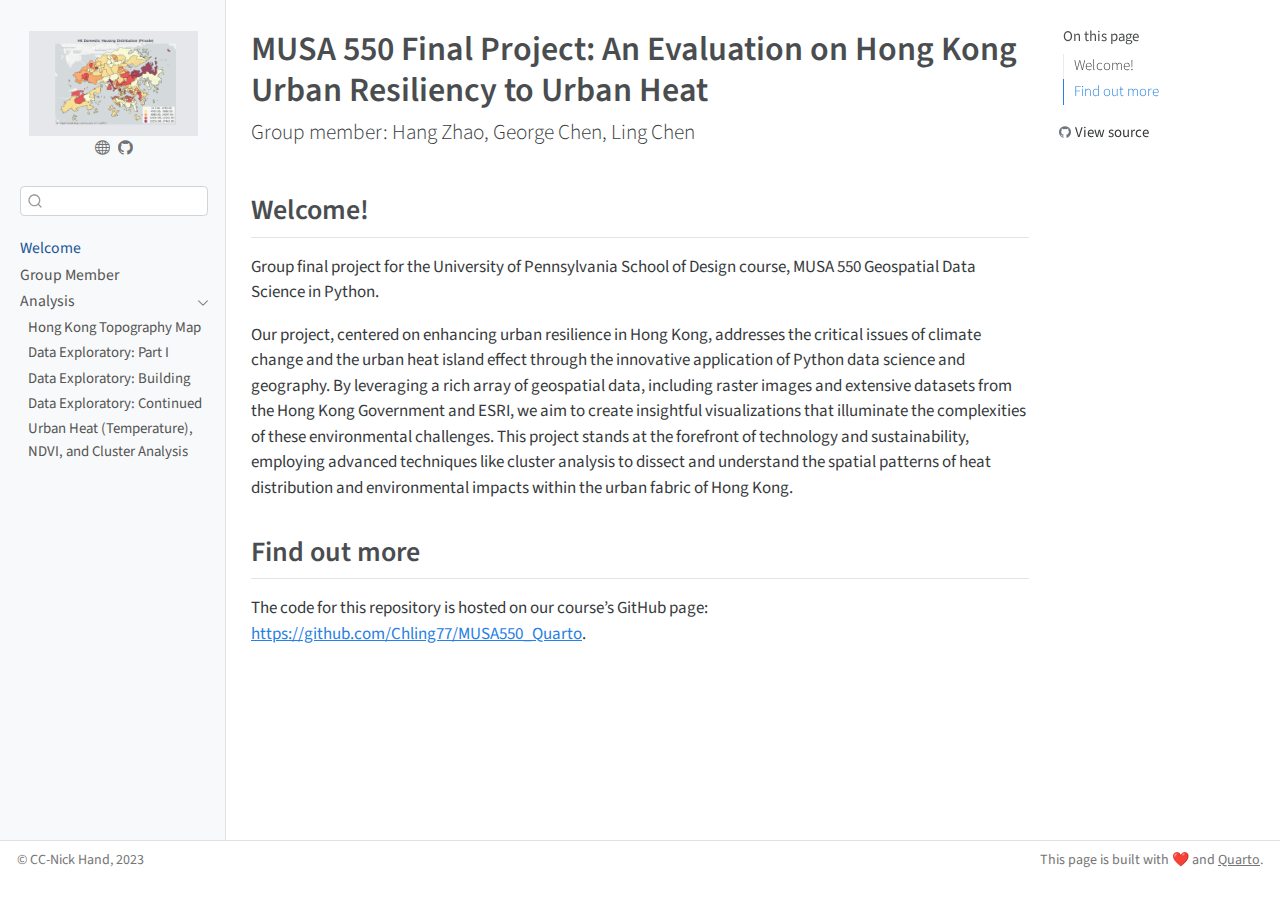
<file: docs/index.html>
<!DOCTYPE html>
<html xmlns="http://www.w3.org/1999/xhtml" lang="en" xml:lang="en"><head>

<meta charset="utf-8">
<meta name="generator" content="quarto-1.3.450">

<meta name="viewport" content="width=device-width, initial-scale=1.0, user-scalable=yes">


<title>MUSA 550 Final Project - MUSA 550 Final Project: An Evaluation on Hong Kong Urban Resiliency to Urban Heat</title>
<style>
code{white-space: pre-wrap;}
span.smallcaps{font-variant: small-caps;}
div.columns{display: flex; gap: min(4vw, 1.5em);}
div.column{flex: auto; overflow-x: auto;}
div.hanging-indent{margin-left: 1.5em; text-indent: -1.5em;}
ul.task-list{list-style: none;}
ul.task-list li input[type="checkbox"] {
  width: 0.8em;
  margin: 0 0.8em 0.2em -1em; /* quarto-specific, see https://github.com/quarto-dev/quarto-cli/issues/4556 */ 
  vertical-align: middle;
}
</style>


<script src="site_libs/quarto-nav/quarto-nav.js"></script>
<script src="site_libs/clipboard/clipboard.min.js"></script>
<script src="site_libs/quarto-search/autocomplete.umd.js"></script>
<script src="site_libs/quarto-search/fuse.min.js"></script>
<script src="site_libs/quarto-search/quarto-search.js"></script>
<meta name="quarto:offset" content="./">
<script src="site_libs/quarto-html/quarto.js"></script>
<script src="site_libs/quarto-html/popper.min.js"></script>
<script src="site_libs/quarto-html/tippy.umd.min.js"></script>
<script src="site_libs/quarto-html/anchor.min.js"></script>
<link href="site_libs/quarto-html/tippy.css" rel="stylesheet">
<link href="site_libs/quarto-html/quarto-syntax-highlighting.css" rel="stylesheet" id="quarto-text-highlighting-styles">
<script src="site_libs/bootstrap/bootstrap.min.js"></script>
<link href="site_libs/bootstrap/bootstrap-icons.css" rel="stylesheet">
<link href="site_libs/bootstrap/bootstrap.min.css" rel="stylesheet" id="quarto-bootstrap" data-mode="light">
<script id="quarto-search-options" type="application/json">{
  "location": "sidebar",
  "copy-button": false,
  "collapse-after": 3,
  "panel-placement": "start",
  "type": "textbox",
  "limit": 20,
  "language": {
    "search-no-results-text": "No results",
    "search-matching-documents-text": "matching documents",
    "search-copy-link-title": "Copy link to search",
    "search-hide-matches-text": "Hide additional matches",
    "search-more-match-text": "more match in this document",
    "search-more-matches-text": "more matches in this document",
    "search-clear-button-title": "Clear",
    "search-detached-cancel-button-title": "Cancel",
    "search-submit-button-title": "Submit",
    "search-label": "Search"
  }
}</script>


<link rel="stylesheet" href="styles.css">
</head>

<body class="nav-sidebar docked">

<div id="quarto-search-results"></div>
  <header id="quarto-header" class="headroom fixed-top">
  <nav class="quarto-secondary-nav">
    <div class="container-fluid d-flex">
      <button type="button" class="quarto-btn-toggle btn" data-bs-toggle="collapse" data-bs-target="#quarto-sidebar,#quarto-sidebar-glass" aria-controls="quarto-sidebar" aria-expanded="false" aria-label="Toggle sidebar navigation" onclick="if (window.quartoToggleHeadroom) { window.quartoToggleHeadroom(); }">
        <i class="bi bi-layout-text-sidebar-reverse"></i>
      </button>
      <nav class="quarto-page-breadcrumbs" aria-label="breadcrumb"><ol class="breadcrumb"><li class="breadcrumb-item"><a href="./index.html">Welcome</a></li></ol></nav>
      <a class="flex-grow-1" role="button" data-bs-toggle="collapse" data-bs-target="#quarto-sidebar,#quarto-sidebar-glass" aria-controls="quarto-sidebar" aria-expanded="false" aria-label="Toggle sidebar navigation" onclick="if (window.quartoToggleHeadroom) { window.quartoToggleHeadroom(); }">      
      </a>
      <button type="button" class="btn quarto-search-button" aria-label="" onclick="window.quartoOpenSearch();">
        <i class="bi bi-search"></i>
      </button>
    </div>
  </nav>
</header>
<!-- content -->
<div id="quarto-content" class="quarto-container page-columns page-rows-contents page-layout-article">
<!-- sidebar -->
  <nav id="quarto-sidebar" class="sidebar collapse collapse-horizontal sidebar-navigation docked overflow-auto">
    <div class="pt-lg-2 mt-2 text-center sidebar-header">
      <a href="./index.html" class="sidebar-logo-link">
      <img src="./images/HK_Map.png" alt="" class="sidebar-logo py-0 d-lg-inline d-none">
      </a>
      <div class="sidebar-tools-main">
    <a href="https://musa-550-fall-2023.github.io/" rel="" title="Course Website" class="quarto-navigation-tool px-1" aria-label="Course Website"><i class="bi bi-globe"></i></a>
    <a href="https://github.com/Chling77/MUSA550_Quarto" rel="" title="Project GitHub" class="quarto-navigation-tool px-1" aria-label="Project GitHub"><i class="bi bi-github"></i></a>
</div>
      </div>
        <div class="mt-2 flex-shrink-0 align-items-center">
        <div class="sidebar-search">
        <div id="quarto-search" class="" title="Search"></div>
        </div>
        </div>
    <div class="sidebar-menu-container"> 
    <ul class="list-unstyled mt-1">
        <li class="sidebar-item">
  <div class="sidebar-item-container"> 
  <a href="./index.html" class="sidebar-item-text sidebar-link active">
 <span class="menu-text">Welcome</span></a>
  </div>
</li>
        <li class="sidebar-item">
  <div class="sidebar-item-container"> 
  <a href="./about.html" class="sidebar-item-text sidebar-link">
 <span class="menu-text">Group Member</span></a>
  </div>
</li>
        <li class="sidebar-item sidebar-item-section">
      <div class="sidebar-item-container"> 
            <a href="./analysis/index.html" class="sidebar-item-text sidebar-link">
 <span class="menu-text">Analysis</span></a>
          <a class="sidebar-item-toggle text-start" data-bs-toggle="collapse" data-bs-target="#quarto-sidebar-section-1" aria-expanded="true" aria-label="Toggle section">
            <i class="bi bi-chevron-right ms-2"></i>
          </a> 
      </div>
      <ul id="quarto-sidebar-section-1" class="collapse list-unstyled sidebar-section depth1 show">  
          <li class="sidebar-item">
  <div class="sidebar-item-container"> 
  <a href="./analysis/1-HK-Topography.html" class="sidebar-item-text sidebar-link">
 <span class="menu-text">Hong Kong Topography Map</span></a>
  </div>
</li>
          <li class="sidebar-item">
  <div class="sidebar-item-container"> 
  <a href="./analysis/2-Final-Project-Explore.html" class="sidebar-item-text sidebar-link">
 <span class="menu-text">Data Exploratory: Part I</span></a>
  </div>
</li>
          <li class="sidebar-item">
  <div class="sidebar-item-container"> 
  <a href="./analysis/3-Building.html" class="sidebar-item-text sidebar-link">
 <span class="menu-text">Data Exploratory: Building</span></a>
  </div>
</li>
          <li class="sidebar-item">
  <div class="sidebar-item-container"> 
  <a href="./analysis/4-Pop-Road-Zoning.html" class="sidebar-item-text sidebar-link">
 <span class="menu-text">Data Exploratory: Continued</span></a>
  </div>
</li>
          <li class="sidebar-item">
  <div class="sidebar-item-container"> 
  <a href="./analysis/5-HK-Temp-NDVI.html" class="sidebar-item-text sidebar-link">
 <span class="menu-text">Urban Heat (Temperature), NDVI, and Cluster Analysis</span></a>
  </div>
</li>
      </ul>
  </li>
    </ul>
    </div>
</nav>
<div id="quarto-sidebar-glass" data-bs-toggle="collapse" data-bs-target="#quarto-sidebar,#quarto-sidebar-glass"></div>
<!-- margin-sidebar -->
    <div id="quarto-margin-sidebar" class="sidebar margin-sidebar">
        <nav id="TOC" role="doc-toc" class="toc-active">
    <h2 id="toc-title">On this page</h2>
   
  <ul>
  <li><a href="#welcome" id="toc-welcome" class="nav-link active" data-scroll-target="#welcome">Welcome!</a></li>
  <li><a href="#find-out-more" id="toc-find-out-more" class="nav-link" data-scroll-target="#find-out-more">Find out more</a></li>
  </ul>
<div class="toc-actions"><div><i class="bi bi-github"></i></div><div class="action-links"><p><a href="https://github.com/Chling77/MUSA550_Quarto/blob/main/index.qmd" class="toc-action">View source</a></p></div></div></nav>
    </div>
<!-- main -->
<main class="content" id="quarto-document-content">

<header id="title-block-header" class="quarto-title-block default">
<div class="quarto-title">
<h1 class="title">MUSA 550 Final Project: An Evaluation on Hong Kong Urban Resiliency to Urban Heat</h1>
<p class="subtitle lead">Group member: Hang Zhao, George Chen, Ling Chen</p>
</div>



<div class="quarto-title-meta">

    
  
    
  </div>
  

</header>

<section id="welcome" class="level2">
<h2 class="anchored" data-anchor-id="welcome">Welcome!</h2>
<p>Group final project for the University of Pennsylvania School of Design course, MUSA 550 Geospatial Data Science in Python.</p>
<p>Our project, centered on enhancing urban resilience in Hong Kong, addresses the critical issues of climate change and the urban heat island effect through the innovative application of Python data science and geography. By leveraging a rich array of geospatial data, including raster images and extensive datasets from the Hong Kong Government and ESRI, we aim to create insightful visualizations that illuminate the complexities of these environmental challenges. This project stands at the forefront of technology and sustainability, employing advanced techniques like cluster analysis to dissect and understand the spatial patterns of heat distribution and environmental impacts within the urban fabric of Hong Kong.</p>
</section>
<section id="find-out-more" class="level2">
<h2 class="anchored" data-anchor-id="find-out-more">Find out more</h2>
<p>The code for this repository is hosted on our course’s GitHub page: <a href="https://github.com/Chling77/MUSA550_Quarto">https://github.com/Chling77/MUSA550_Quarto</a>.</p>


</section>

</main> <!-- /main -->
<script id="quarto-html-after-body" type="application/javascript">
window.document.addEventListener("DOMContentLoaded", function (event) {
  const toggleBodyColorMode = (bsSheetEl) => {
    const mode = bsSheetEl.getAttribute("data-mode");
    const bodyEl = window.document.querySelector("body");
    if (mode === "dark") {
      bodyEl.classList.add("quarto-dark");
      bodyEl.classList.remove("quarto-light");
    } else {
      bodyEl.classList.add("quarto-light");
      bodyEl.classList.remove("quarto-dark");
    }
  }
  const toggleBodyColorPrimary = () => {
    const bsSheetEl = window.document.querySelector("link#quarto-bootstrap");
    if (bsSheetEl) {
      toggleBodyColorMode(bsSheetEl);
    }
  }
  toggleBodyColorPrimary();  
  const icon = "";
  const anchorJS = new window.AnchorJS();
  anchorJS.options = {
    placement: 'right',
    icon: icon
  };
  anchorJS.add('.anchored');
  const isCodeAnnotation = (el) => {
    for (const clz of el.classList) {
      if (clz.startsWith('code-annotation-')) {                     
        return true;
      }
    }
    return false;
  }
  const clipboard = new window.ClipboardJS('.code-copy-button', {
    text: function(trigger) {
      const codeEl = trigger.previousElementSibling.cloneNode(true);
      for (const childEl of codeEl.children) {
        if (isCodeAnnotation(childEl)) {
          childEl.remove();
        }
      }
      return codeEl.innerText;
    }
  });
  clipboard.on('success', function(e) {
    // button target
    const button = e.trigger;
    // don't keep focus
    button.blur();
    // flash "checked"
    button.classList.add('code-copy-button-checked');
    var currentTitle = button.getAttribute("title");
    button.setAttribute("title", "Copied!");
    let tooltip;
    if (window.bootstrap) {
      button.setAttribute("data-bs-toggle", "tooltip");
      button.setAttribute("data-bs-placement", "left");
      button.setAttribute("data-bs-title", "Copied!");
      tooltip = new bootstrap.Tooltip(button, 
        { trigger: "manual", 
          customClass: "code-copy-button-tooltip",
          offset: [0, -8]});
      tooltip.show();    
    }
    setTimeout(function() {
      if (tooltip) {
        tooltip.hide();
        button.removeAttribute("data-bs-title");
        button.removeAttribute("data-bs-toggle");
        button.removeAttribute("data-bs-placement");
      }
      button.setAttribute("title", currentTitle);
      button.classList.remove('code-copy-button-checked');
    }, 1000);
    // clear code selection
    e.clearSelection();
  });
  function tippyHover(el, contentFn) {
    const config = {
      allowHTML: true,
      content: contentFn,
      maxWidth: 500,
      delay: 100,
      arrow: false,
      appendTo: function(el) {
          return el.parentElement;
      },
      interactive: true,
      interactiveBorder: 10,
      theme: 'quarto',
      placement: 'bottom-start'
    };
    window.tippy(el, config); 
  }
  const noterefs = window.document.querySelectorAll('a[role="doc-noteref"]');
  for (var i=0; i<noterefs.length; i++) {
    const ref = noterefs[i];
    tippyHover(ref, function() {
      // use id or data attribute instead here
      let href = ref.getAttribute('data-footnote-href') || ref.getAttribute('href');
      try { href = new URL(href).hash; } catch {}
      const id = href.replace(/^#\/?/, "");
      const note = window.document.getElementById(id);
      return note.innerHTML;
    });
  }
      let selectedAnnoteEl;
      const selectorForAnnotation = ( cell, annotation) => {
        let cellAttr = 'data-code-cell="' + cell + '"';
        let lineAttr = 'data-code-annotation="' +  annotation + '"';
        const selector = 'span[' + cellAttr + '][' + lineAttr + ']';
        return selector;
      }
      const selectCodeLines = (annoteEl) => {
        const doc = window.document;
        const targetCell = annoteEl.getAttribute("data-target-cell");
        const targetAnnotation = annoteEl.getAttribute("data-target-annotation");
        const annoteSpan = window.document.querySelector(selectorForAnnotation(targetCell, targetAnnotation));
        const lines = annoteSpan.getAttribute("data-code-lines").split(",");
        const lineIds = lines.map((line) => {
          return targetCell + "-" + line;
        })
        let top = null;
        let height = null;
        let parent = null;
        if (lineIds.length > 0) {
            //compute the position of the single el (top and bottom and make a div)
            const el = window.document.getElementById(lineIds[0]);
            top = el.offsetTop;
            height = el.offsetHeight;
            parent = el.parentElement.parentElement;
          if (lineIds.length > 1) {
            const lastEl = window.document.getElementById(lineIds[lineIds.length - 1]);
            const bottom = lastEl.offsetTop + lastEl.offsetHeight;
            height = bottom - top;
          }
          if (top !== null && height !== null && parent !== null) {
            // cook up a div (if necessary) and position it 
            let div = window.document.getElementById("code-annotation-line-highlight");
            if (div === null) {
              div = window.document.createElement("div");
              div.setAttribute("id", "code-annotation-line-highlight");
              div.style.position = 'absolute';
              parent.appendChild(div);
            }
            div.style.top = top - 2 + "px";
            div.style.height = height + 4 + "px";
            let gutterDiv = window.document.getElementById("code-annotation-line-highlight-gutter");
            if (gutterDiv === null) {
              gutterDiv = window.document.createElement("div");
              gutterDiv.setAttribute("id", "code-annotation-line-highlight-gutter");
              gutterDiv.style.position = 'absolute';
              const codeCell = window.document.getElementById(targetCell);
              const gutter = codeCell.querySelector('.code-annotation-gutter');
              gutter.appendChild(gutterDiv);
            }
            gutterDiv.style.top = top - 2 + "px";
            gutterDiv.style.height = height + 4 + "px";
          }
          selectedAnnoteEl = annoteEl;
        }
      };
      const unselectCodeLines = () => {
        const elementsIds = ["code-annotation-line-highlight", "code-annotation-line-highlight-gutter"];
        elementsIds.forEach((elId) => {
          const div = window.document.getElementById(elId);
          if (div) {
            div.remove();
          }
        });
        selectedAnnoteEl = undefined;
      };
      // Attach click handler to the DT
      const annoteDls = window.document.querySelectorAll('dt[data-target-cell]');
      for (const annoteDlNode of annoteDls) {
        annoteDlNode.addEventListener('click', (event) => {
          const clickedEl = event.target;
          if (clickedEl !== selectedAnnoteEl) {
            unselectCodeLines();
            const activeEl = window.document.querySelector('dt[data-target-cell].code-annotation-active');
            if (activeEl) {
              activeEl.classList.remove('code-annotation-active');
            }
            selectCodeLines(clickedEl);
            clickedEl.classList.add('code-annotation-active');
          } else {
            // Unselect the line
            unselectCodeLines();
            clickedEl.classList.remove('code-annotation-active');
          }
        });
      }
  const findCites = (el) => {
    const parentEl = el.parentElement;
    if (parentEl) {
      const cites = parentEl.dataset.cites;
      if (cites) {
        return {
          el,
          cites: cites.split(' ')
        };
      } else {
        return findCites(el.parentElement)
      }
    } else {
      return undefined;
    }
  };
  var bibliorefs = window.document.querySelectorAll('a[role="doc-biblioref"]');
  for (var i=0; i<bibliorefs.length; i++) {
    const ref = bibliorefs[i];
    const citeInfo = findCites(ref);
    if (citeInfo) {
      tippyHover(citeInfo.el, function() {
        var popup = window.document.createElement('div');
        citeInfo.cites.forEach(function(cite) {
          var citeDiv = window.document.createElement('div');
          citeDiv.classList.add('hanging-indent');
          citeDiv.classList.add('csl-entry');
          var biblioDiv = window.document.getElementById('ref-' + cite);
          if (biblioDiv) {
            citeDiv.innerHTML = biblioDiv.innerHTML;
          }
          popup.appendChild(citeDiv);
        });
        return popup.innerHTML;
      });
    }
  }
});
</script>
</div> <!-- /content -->
<footer class="footer">
  <div class="nav-footer">
    <div class="nav-footer-left">© CC-Nick Hand, 2023</div>   
    <div class="nav-footer-center">
      &nbsp;
    </div>
    <div class="nav-footer-right">This page is built with ❤️ and <a href="https://quarto.org/">Quarto</a>.</div>
  </div>
</footer>



</body></html>
</file>
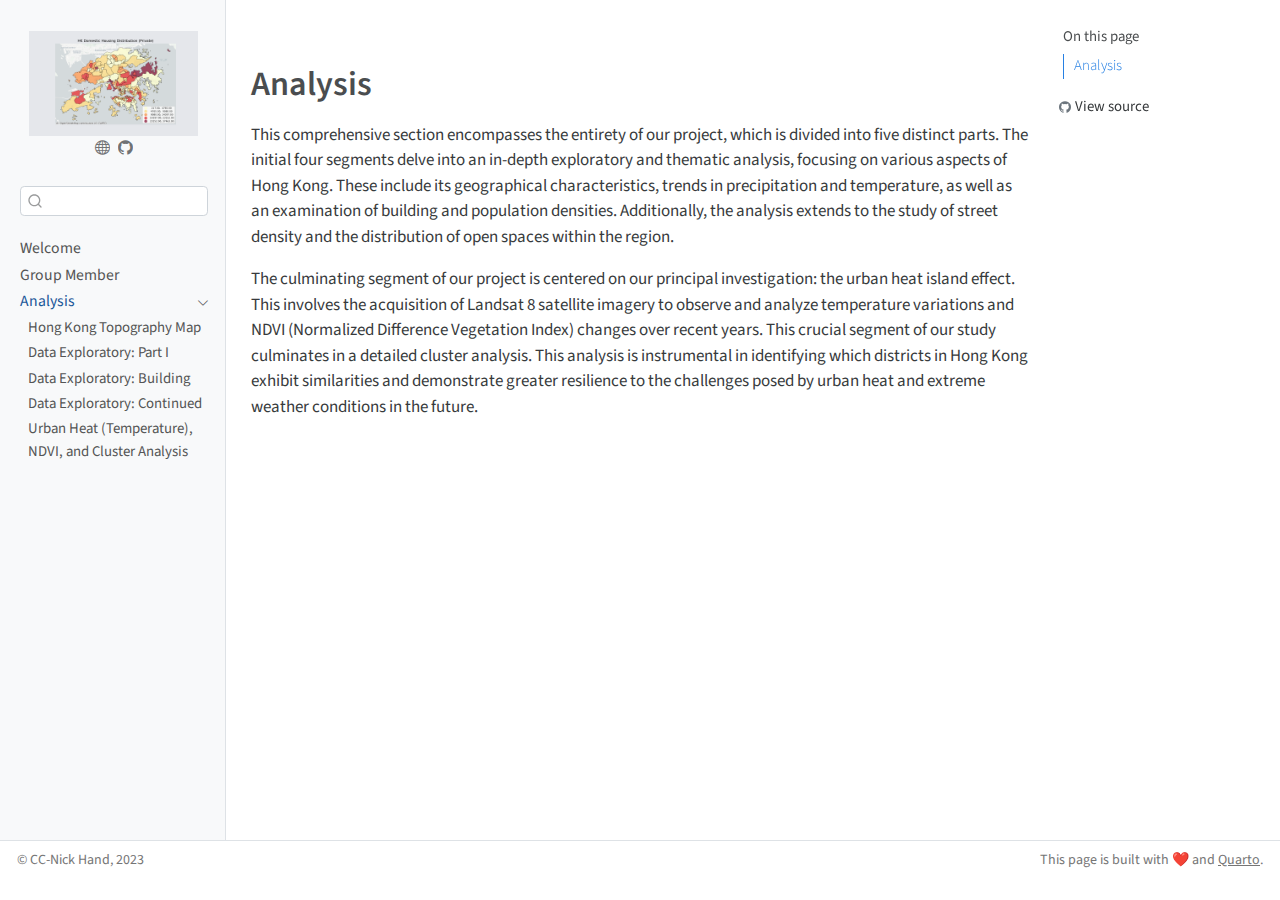
<file: docs/analysis/index.html>
<!DOCTYPE html>
<html xmlns="http://www.w3.org/1999/xhtml" lang="en" xml:lang="en"><head>

<meta charset="utf-8">
<meta name="generator" content="quarto-1.3.450">

<meta name="viewport" content="width=device-width, initial-scale=1.0, user-scalable=yes">


<title>MUSA 550 Final Project – index</title>
<style>
code{white-space: pre-wrap;}
span.smallcaps{font-variant: small-caps;}
div.columns{display: flex; gap: min(4vw, 1.5em);}
div.column{flex: auto; overflow-x: auto;}
div.hanging-indent{margin-left: 1.5em; text-indent: -1.5em;}
ul.task-list{list-style: none;}
ul.task-list li input[type="checkbox"] {
  width: 0.8em;
  margin: 0 0.8em 0.2em -1em; /* quarto-specific, see https://github.com/quarto-dev/quarto-cli/issues/4556 */ 
  vertical-align: middle;
}
</style>


<script src="../site_libs/quarto-nav/quarto-nav.js"></script>
<script src="../site_libs/clipboard/clipboard.min.js"></script>
<script src="../site_libs/quarto-search/autocomplete.umd.js"></script>
<script src="../site_libs/quarto-search/fuse.min.js"></script>
<script src="../site_libs/quarto-search/quarto-search.js"></script>
<meta name="quarto:offset" content="../">
<script src="../site_libs/quarto-html/quarto.js"></script>
<script src="../site_libs/quarto-html/popper.min.js"></script>
<script src="../site_libs/quarto-html/tippy.umd.min.js"></script>
<script src="../site_libs/quarto-html/anchor.min.js"></script>
<link href="../site_libs/quarto-html/tippy.css" rel="stylesheet">
<link href="../site_libs/quarto-html/quarto-syntax-highlighting.css" rel="stylesheet" id="quarto-text-highlighting-styles">
<script src="../site_libs/bootstrap/bootstrap.min.js"></script>
<link href="../site_libs/bootstrap/bootstrap-icons.css" rel="stylesheet">
<link href="../site_libs/bootstrap/bootstrap.min.css" rel="stylesheet" id="quarto-bootstrap" data-mode="light">
<script id="quarto-search-options" type="application/json">{
  "location": "sidebar",
  "copy-button": false,
  "collapse-after": 3,
  "panel-placement": "start",
  "type": "textbox",
  "limit": 20,
  "language": {
    "search-no-results-text": "No results",
    "search-matching-documents-text": "matching documents",
    "search-copy-link-title": "Copy link to search",
    "search-hide-matches-text": "Hide additional matches",
    "search-more-match-text": "more match in this document",
    "search-more-matches-text": "more matches in this document",
    "search-clear-button-title": "Clear",
    "search-detached-cancel-button-title": "Cancel",
    "search-submit-button-title": "Submit",
    "search-label": "Search"
  }
}</script>


<link rel="stylesheet" href="../styles.css">
</head>

<body class="nav-sidebar docked">

<div id="quarto-search-results"></div>
  <header id="quarto-header" class="headroom fixed-top">
  <nav class="quarto-secondary-nav">
    <div class="container-fluid d-flex">
      <button type="button" class="quarto-btn-toggle btn" data-bs-toggle="collapse" data-bs-target="#quarto-sidebar,#quarto-sidebar-glass" aria-controls="quarto-sidebar" aria-expanded="false" aria-label="Toggle sidebar navigation" onclick="if (window.quartoToggleHeadroom) { window.quartoToggleHeadroom(); }">
        <i class="bi bi-layout-text-sidebar-reverse"></i>
      </button>
      <nav class="quarto-page-breadcrumbs" aria-label="breadcrumb"><ol class="breadcrumb"><li class="breadcrumb-item"><a href="../analysis/index.html">Analysis</a></li></ol></nav>
      <a class="flex-grow-1" role="button" data-bs-toggle="collapse" data-bs-target="#quarto-sidebar,#quarto-sidebar-glass" aria-controls="quarto-sidebar" aria-expanded="false" aria-label="Toggle sidebar navigation" onclick="if (window.quartoToggleHeadroom) { window.quartoToggleHeadroom(); }">      
      </a>
      <button type="button" class="btn quarto-search-button" aria-label="" onclick="window.quartoOpenSearch();">
        <i class="bi bi-search"></i>
      </button>
    </div>
  </nav>
</header>
<!-- content -->
<div id="quarto-content" class="quarto-container page-columns page-rows-contents page-layout-article">
<!-- sidebar -->
  <nav id="quarto-sidebar" class="sidebar collapse collapse-horizontal sidebar-navigation docked overflow-auto">
    <div class="pt-lg-2 mt-2 text-center sidebar-header">
      <a href="../index.html" class="sidebar-logo-link">
      <img src="../images/HK_Map.png" alt="" class="sidebar-logo py-0 d-lg-inline d-none">
      </a>
      <div class="sidebar-tools-main">
    <a href="https://musa-550-fall-2023.github.io/" rel="" title="Course Website" class="quarto-navigation-tool px-1" aria-label="Course Website"><i class="bi bi-globe"></i></a>
    <a href="https://github.com/Chling77/MUSA550_Quarto" rel="" title="Project GitHub" class="quarto-navigation-tool px-1" aria-label="Project GitHub"><i class="bi bi-github"></i></a>
</div>
      </div>
        <div class="mt-2 flex-shrink-0 align-items-center">
        <div class="sidebar-search">
        <div id="quarto-search" class="" title="Search"></div>
        </div>
        </div>
    <div class="sidebar-menu-container"> 
    <ul class="list-unstyled mt-1">
        <li class="sidebar-item">
  <div class="sidebar-item-container"> 
  <a href="../index.html" class="sidebar-item-text sidebar-link">
 <span class="menu-text">Welcome</span></a>
  </div>
</li>
        <li class="sidebar-item">
  <div class="sidebar-item-container"> 
  <a href="../about.html" class="sidebar-item-text sidebar-link">
 <span class="menu-text">Group Member</span></a>
  </div>
</li>
        <li class="sidebar-item sidebar-item-section">
      <div class="sidebar-item-container"> 
            <a href="../analysis/index.html" class="sidebar-item-text sidebar-link active">
 <span class="menu-text">Analysis</span></a>
          <a class="sidebar-item-toggle text-start" data-bs-toggle="collapse" data-bs-target="#quarto-sidebar-section-1" aria-expanded="true" aria-label="Toggle section">
            <i class="bi bi-chevron-right ms-2"></i>
          </a> 
      </div>
      <ul id="quarto-sidebar-section-1" class="collapse list-unstyled sidebar-section depth1 show">  
          <li class="sidebar-item">
  <div class="sidebar-item-container"> 
  <a href="../analysis/1-HK-Topography.html" class="sidebar-item-text sidebar-link">
 <span class="menu-text">Hong Kong Topography Map</span></a>
  </div>
</li>
          <li class="sidebar-item">
  <div class="sidebar-item-container"> 
  <a href="../analysis/2-Final-Project-Explore.html" class="sidebar-item-text sidebar-link">
 <span class="menu-text">Data Exploratory: Part I</span></a>
  </div>
</li>
          <li class="sidebar-item">
  <div class="sidebar-item-container"> 
  <a href="../analysis/3-Building.html" class="sidebar-item-text sidebar-link">
 <span class="menu-text">Data Exploratory: Building</span></a>
  </div>
</li>
          <li class="sidebar-item">
  <div class="sidebar-item-container"> 
  <a href="../analysis/4-Pop-Road-Zoning.html" class="sidebar-item-text sidebar-link">
 <span class="menu-text">Data Exploratory: Continued</span></a>
  </div>
</li>
          <li class="sidebar-item">
  <div class="sidebar-item-container"> 
  <a href="../analysis/5-HK-Temp-NDVI.html" class="sidebar-item-text sidebar-link">
 <span class="menu-text">Urban Heat (Temperature), NDVI, and Cluster Analysis</span></a>
  </div>
</li>
      </ul>
  </li>
    </ul>
    </div>
</nav>
<div id="quarto-sidebar-glass" data-bs-toggle="collapse" data-bs-target="#quarto-sidebar,#quarto-sidebar-glass"></div>
<!-- margin-sidebar -->
    <div id="quarto-margin-sidebar" class="sidebar margin-sidebar">
        <nav id="TOC" role="doc-toc" class="toc-active">
    <h2 id="toc-title">On this page</h2>
   
  <ul>
  <li><a href="#analysis" id="toc-analysis" class="nav-link active" data-scroll-target="#analysis">Analysis</a></li>
  </ul>
<div class="toc-actions"><div><i class="bi bi-github"></i></div><div class="action-links"><p><a href="https://github.com/Chling77/MUSA550_Quarto/blob/main/analysis/index.qmd" class="toc-action">View source</a></p></div></div></nav>
    </div>
<!-- main -->
<main class="content" id="quarto-document-content">



<section id="analysis" class="level1">
<h1>Analysis</h1>
<p>This comprehensive section encompasses the entirety of our project, which is divided into five distinct parts. The initial four segments delve into an in-depth exploratory and thematic analysis, focusing on various aspects of Hong Kong. These include its geographical characteristics, trends in precipitation and temperature, as well as an examination of building and population densities. Additionally, the analysis extends to the study of street density and the distribution of open spaces within the region.</p>
<p>The culminating segment of our project is centered on our principal investigation: the urban heat island effect. This involves the acquisition of Landsat 8 satellite imagery to observe and analyze temperature variations and NDVI (Normalized Difference Vegetation Index) changes over recent years. This crucial segment of our study culminates in a detailed cluster analysis. This analysis is instrumental in identifying which districts in Hong Kong exhibit similarities and demonstrate greater resilience to the challenges posed by urban heat and extreme weather conditions in the future.</p>


</section>

</main> <!-- /main -->
<script id="quarto-html-after-body" type="application/javascript">
window.document.addEventListener("DOMContentLoaded", function (event) {
  const toggleBodyColorMode = (bsSheetEl) => {
    const mode = bsSheetEl.getAttribute("data-mode");
    const bodyEl = window.document.querySelector("body");
    if (mode === "dark") {
      bodyEl.classList.add("quarto-dark");
      bodyEl.classList.remove("quarto-light");
    } else {
      bodyEl.classList.add("quarto-light");
      bodyEl.classList.remove("quarto-dark");
    }
  }
  const toggleBodyColorPrimary = () => {
    const bsSheetEl = window.document.querySelector("link#quarto-bootstrap");
    if (bsSheetEl) {
      toggleBodyColorMode(bsSheetEl);
    }
  }
  toggleBodyColorPrimary();  
  const icon = "";
  const anchorJS = new window.AnchorJS();
  anchorJS.options = {
    placement: 'right',
    icon: icon
  };
  anchorJS.add('.anchored');
  const isCodeAnnotation = (el) => {
    for (const clz of el.classList) {
      if (clz.startsWith('code-annotation-')) {                     
        return true;
      }
    }
    return false;
  }
  const clipboard = new window.ClipboardJS('.code-copy-button', {
    text: function(trigger) {
      const codeEl = trigger.previousElementSibling.cloneNode(true);
      for (const childEl of codeEl.children) {
        if (isCodeAnnotation(childEl)) {
          childEl.remove();
        }
      }
      return codeEl.innerText;
    }
  });
  clipboard.on('success', function(e) {
    // button target
    const button = e.trigger;
    // don't keep focus
    button.blur();
    // flash "checked"
    button.classList.add('code-copy-button-checked');
    var currentTitle = button.getAttribute("title");
    button.setAttribute("title", "Copied!");
    let tooltip;
    if (window.bootstrap) {
      button.setAttribute("data-bs-toggle", "tooltip");
      button.setAttribute("data-bs-placement", "left");
      button.setAttribute("data-bs-title", "Copied!");
      tooltip = new bootstrap.Tooltip(button, 
        { trigger: "manual", 
          customClass: "code-copy-button-tooltip",
          offset: [0, -8]});
      tooltip.show();    
    }
    setTimeout(function() {
      if (tooltip) {
        tooltip.hide();
        button.removeAttribute("data-bs-title");
        button.removeAttribute("data-bs-toggle");
        button.removeAttribute("data-bs-placement");
      }
      button.setAttribute("title", currentTitle);
      button.classList.remove('code-copy-button-checked');
    }, 1000);
    // clear code selection
    e.clearSelection();
  });
  function tippyHover(el, contentFn) {
    const config = {
      allowHTML: true,
      content: contentFn,
      maxWidth: 500,
      delay: 100,
      arrow: false,
      appendTo: function(el) {
          return el.parentElement;
      },
      interactive: true,
      interactiveBorder: 10,
      theme: 'quarto',
      placement: 'bottom-start'
    };
    window.tippy(el, config); 
  }
  const noterefs = window.document.querySelectorAll('a[role="doc-noteref"]');
  for (var i=0; i<noterefs.length; i++) {
    const ref = noterefs[i];
    tippyHover(ref, function() {
      // use id or data attribute instead here
      let href = ref.getAttribute('data-footnote-href') || ref.getAttribute('href');
      try { href = new URL(href).hash; } catch {}
      const id = href.replace(/^#\/?/, "");
      const note = window.document.getElementById(id);
      return note.innerHTML;
    });
  }
      let selectedAnnoteEl;
      const selectorForAnnotation = ( cell, annotation) => {
        let cellAttr = 'data-code-cell="' + cell + '"';
        let lineAttr = 'data-code-annotation="' +  annotation + '"';
        const selector = 'span[' + cellAttr + '][' + lineAttr + ']';
        return selector;
      }
      const selectCodeLines = (annoteEl) => {
        const doc = window.document;
        const targetCell = annoteEl.getAttribute("data-target-cell");
        const targetAnnotation = annoteEl.getAttribute("data-target-annotation");
        const annoteSpan = window.document.querySelector(selectorForAnnotation(targetCell, targetAnnotation));
        const lines = annoteSpan.getAttribute("data-code-lines").split(",");
        const lineIds = lines.map((line) => {
          return targetCell + "-" + line;
        })
        let top = null;
        let height = null;
        let parent = null;
        if (lineIds.length > 0) {
            //compute the position of the single el (top and bottom and make a div)
            const el = window.document.getElementById(lineIds[0]);
            top = el.offsetTop;
            height = el.offsetHeight;
            parent = el.parentElement.parentElement;
          if (lineIds.length > 1) {
            const lastEl = window.document.getElementById(lineIds[lineIds.length - 1]);
            const bottom = lastEl.offsetTop + lastEl.offsetHeight;
            height = bottom - top;
          }
          if (top !== null && height !== null && parent !== null) {
            // cook up a div (if necessary) and position it 
            let div = window.document.getElementById("code-annotation-line-highlight");
            if (div === null) {
              div = window.document.createElement("div");
              div.setAttribute("id", "code-annotation-line-highlight");
              div.style.position = 'absolute';
              parent.appendChild(div);
            }
            div.style.top = top - 2 + "px";
            div.style.height = height + 4 + "px";
            let gutterDiv = window.document.getElementById("code-annotation-line-highlight-gutter");
            if (gutterDiv === null) {
              gutterDiv = window.document.createElement("div");
              gutterDiv.setAttribute("id", "code-annotation-line-highlight-gutter");
              gutterDiv.style.position = 'absolute';
              const codeCell = window.document.getElementById(targetCell);
              const gutter = codeCell.querySelector('.code-annotation-gutter');
              gutter.appendChild(gutterDiv);
            }
            gutterDiv.style.top = top - 2 + "px";
            gutterDiv.style.height = height + 4 + "px";
          }
          selectedAnnoteEl = annoteEl;
        }
      };
      const unselectCodeLines = () => {
        const elementsIds = ["code-annotation-line-highlight", "code-annotation-line-highlight-gutter"];
        elementsIds.forEach((elId) => {
          const div = window.document.getElementById(elId);
          if (div) {
            div.remove();
          }
        });
        selectedAnnoteEl = undefined;
      };
      // Attach click handler to the DT
      const annoteDls = window.document.querySelectorAll('dt[data-target-cell]');
      for (const annoteDlNode of annoteDls) {
        annoteDlNode.addEventListener('click', (event) => {
          const clickedEl = event.target;
          if (clickedEl !== selectedAnnoteEl) {
            unselectCodeLines();
            const activeEl = window.document.querySelector('dt[data-target-cell].code-annotation-active');
            if (activeEl) {
              activeEl.classList.remove('code-annotation-active');
            }
            selectCodeLines(clickedEl);
            clickedEl.classList.add('code-annotation-active');
          } else {
            // Unselect the line
            unselectCodeLines();
            clickedEl.classList.remove('code-annotation-active');
          }
        });
      }
  const findCites = (el) => {
    const parentEl = el.parentElement;
    if (parentEl) {
      const cites = parentEl.dataset.cites;
      if (cites) {
        return {
          el,
          cites: cites.split(' ')
        };
      } else {
        return findCites(el.parentElement)
      }
    } else {
      return undefined;
    }
  };
  var bibliorefs = window.document.querySelectorAll('a[role="doc-biblioref"]');
  for (var i=0; i<bibliorefs.length; i++) {
    const ref = bibliorefs[i];
    const citeInfo = findCites(ref);
    if (citeInfo) {
      tippyHover(citeInfo.el, function() {
        var popup = window.document.createElement('div');
        citeInfo.cites.forEach(function(cite) {
          var citeDiv = window.document.createElement('div');
          citeDiv.classList.add('hanging-indent');
          citeDiv.classList.add('csl-entry');
          var biblioDiv = window.document.getElementById('ref-' + cite);
          if (biblioDiv) {
            citeDiv.innerHTML = biblioDiv.innerHTML;
          }
          popup.appendChild(citeDiv);
        });
        return popup.innerHTML;
      });
    }
  }
});
</script>
</div> <!-- /content -->
<footer class="footer">
  <div class="nav-footer">
    <div class="nav-footer-left">© CC-Nick Hand, 2023</div>   
    <div class="nav-footer-center">
      &nbsp;
    </div>
    <div class="nav-footer-right">This page is built with ❤️ and <a href="https://quarto.org/">Quarto</a>.</div>
  </div>
</footer>



</body></html>
</file>
<file: docs/site_libs/quarto-html/tippy.css>
.tippy-box[data-animation=fade][data-state=hidden]{opacity:0}[data-tippy-root]{max-width:calc(100vw - 10px)}.tippy-box{position:relative;background-color:#333;color:#fff;border-radius:4px;font-size:14px;line-height:1.4;white-space:normal;outline:0;transition-property:transform,visibility,opacity}.tippy-box[data-placement^=top]>.tippy-arrow{bottom:0}.tippy-box[data-placement^=top]>.tippy-arrow:before{bottom:-7px;left:0;border-width:8px 8px 0;border-top-color:initial;transform-origin:center top}.tippy-box[data-placement^=bottom]>.tippy-arrow{top:0}.tippy-box[data-placement^=bottom]>.tippy-arrow:before{top:-7px;left:0;border-width:0 8px 8px;border-bottom-color:initial;transform-origin:center bottom}.tippy-box[data-placement^=left]>.tippy-arrow{right:0}.tippy-box[data-placement^=left]>.tippy-arrow:before{border-width:8px 0 8px 8px;border-left-color:initial;right:-7px;transform-origin:center left}.tippy-box[data-placement^=right]>.tippy-arrow{left:0}.tippy-box[data-placement^=right]>.tippy-arrow:before{left:-7px;border-width:8px 8px 8px 0;border-right-color:initial;transform-origin:center right}.tippy-box[data-inertia][data-state=visible]{transition-timing-function:cubic-bezier(.54,1.5,.38,1.11)}.tippy-arrow{width:16px;height:16px;color:#333}.tippy-arrow:before{content:"";position:absolute;border-color:transparent;border-style:solid}.tippy-content{position:relative;padding:5px 9px;z-index:1}
</file>
<file: docs/site_libs/quarto-html/quarto-syntax-highlighting.css>
/* quarto syntax highlight colors */
:root {
  --quarto-hl-kw-color: #859900;
  --quarto-hl-fu-color: #268bd2;
  --quarto-hl-va-color: #268bd2;
  --quarto-hl-cf-color: #859900;
  --quarto-hl-op-color: #859900;
  --quarto-hl-bu-color: #cb4b16;
  --quarto-hl-ex-color: #268bd2;
  --quarto-hl-pp-color: #cb4b16;
  --quarto-hl-at-color: #268bd2;
  --quarto-hl-ch-color: #2aa198;
  --quarto-hl-sc-color: #dc322f;
  --quarto-hl-st-color: #2aa198;
  --quarto-hl-vs-color: #2aa198;
  --quarto-hl-ss-color: #dc322f;
  --quarto-hl-im-color: #2aa198;
  --quarto-hl-dt-color: #b58900;
  --quarto-hl-dv-color: #2aa198;
  --quarto-hl-bn-color: #2aa198;
  --quarto-hl-fl-color: #2aa198;
  --quarto-hl-cn-color: #2aa198;
  --quarto-hl-co-color: #93a1a1;
  --quarto-hl-do-color: #dc322f;
  --quarto-hl-an-color: #268bd2;
  --quarto-hl-cv-color: #2aa198;
  --quarto-hl-re-color: #268bd2;
  --quarto-hl-in-color: #b58900;
  --quarto-hl-wa-color: #cb4b16;
  --quarto-hl-al-color: #d33682;
  --quarto-hl-er-color: #dc322f;
}

/* other quarto variables */
:root {
  --quarto-font-monospace: SFMono-Regular, Menlo, Monaco, Consolas, "Liberation Mono", "Courier New", monospace;
}

pre > code.sourceCode > span {
  color: #657b83;
  font-style: inherit;
}

code span {
  color: #657b83;
  font-style: inherit;
}

code.sourceCode > span {
  color: #657b83;
  font-style: inherit;
}

div.sourceCode,
div.sourceCode pre.sourceCode {
  color: #657b83;
  font-style: inherit;
}

code span.kw {
  color: #859900;
  font-weight: bold;
}

code span.fu {
  color: #268bd2;
}

code span.va {
  color: #268bd2;
}

code span.cf {
  color: #859900;
  font-weight: bold;
}

code span.op {
  color: #859900;
}

code span.bu {
  color: #cb4b16;
}

code span.ex {
  color: #268bd2;
  font-weight: bold;
}

code span.pp {
  color: #cb4b16;
}

code span.at {
  color: #268bd2;
}

code span.ch {
  color: #2aa198;
}

code span.sc {
  color: #dc322f;
}

code span.st {
  color: #2aa198;
}

code span.vs {
  color: #2aa198;
}

code span.ss {
  color: #dc322f;
}

code span.im {
  color: #2aa198;
}

code span.dt {
  color: #b58900;
  font-weight: bold;
}

code span.dv {
  color: #2aa198;
}

code span.bn {
  color: #2aa198;
}

code span.fl {
  color: #2aa198;
}

code span.cn {
  color: #2aa198;
  font-weight: bold;
}

code span.co {
  color: #93a1a1;
  font-style: italic;
}

code span.do {
  color: #dc322f;
}

code span.an {
  color: #268bd2;
}

code span.cv {
  color: #2aa198;
}

code span.re {
  color: #268bd2;
  background-color: #eee8d5;
}

code span.in {
  color: #b58900;
}

code span.wa {
  color: #cb4b16;
}

code span.al {
  color: #d33682;
  font-weight: bold;
}

code span.er {
  color: #dc322f;
  text-decoration: underline;
}

.prevent-inlining {
  content: "</";
}

/*# sourceMappingURL=debc5d5d77c3f9108843748ff7464032.css.map */
</file>
<file: docs/styles.css>
/* css styles */
</file>
